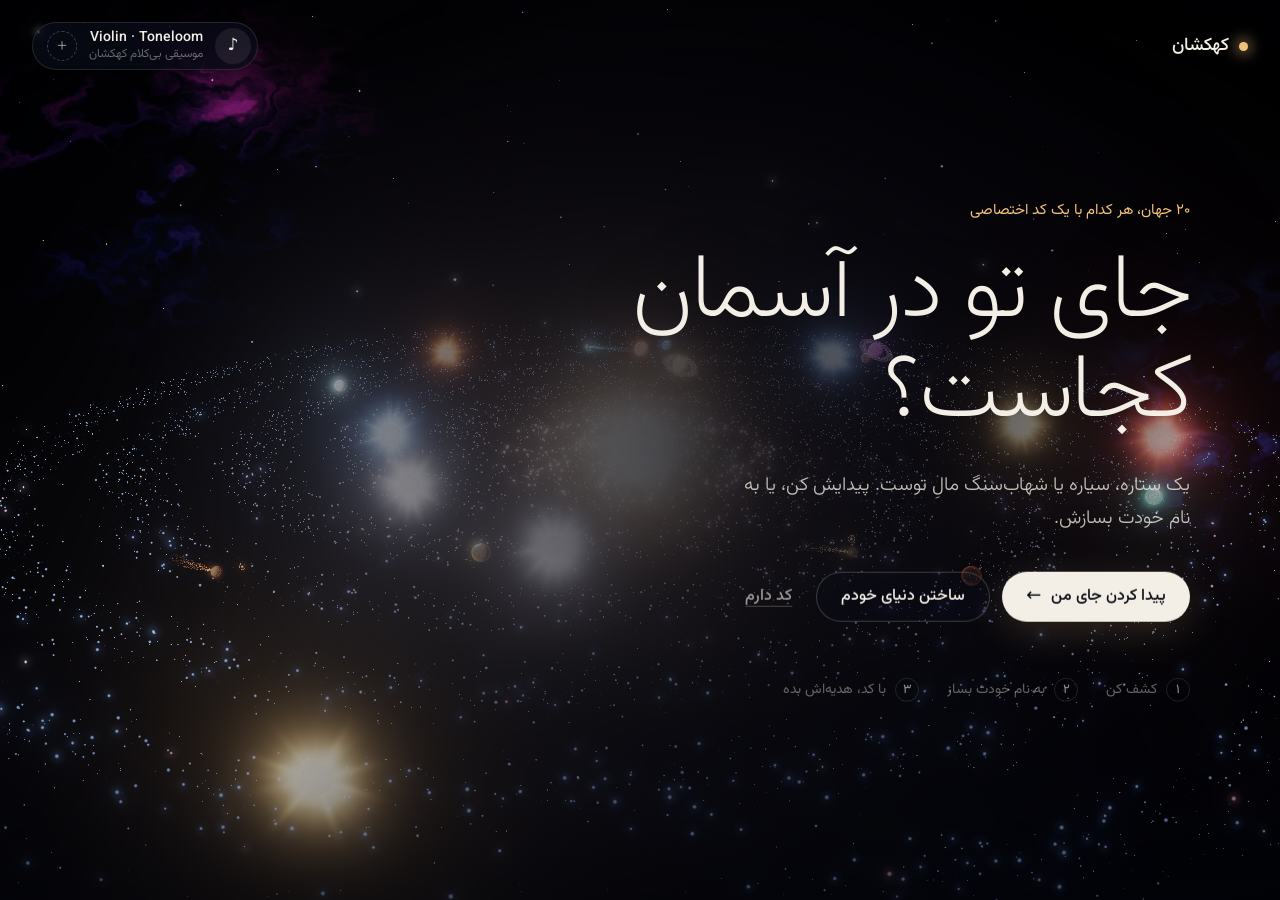
<file: index.html>
<!doctype html>
<html lang="fa" dir="rtl">
<head>
  <meta charset="UTF-8" />
  <meta name="viewport" content="width=device-width, initial-scale=1.0" />
  <title>کهکشان | جای تو در آسمان</title>
  <meta name="description" content="یک ستاره، سیاره یا شهاب‌سنگ مال توست. پیدایش کن، یا به نام خودت بسازش." />
  <meta name="theme-color" content="#05060f" />
  <link rel="stylesheet" href="./assets/app.css" />
  <script src="./config.js"></script>
</head>
<body>
  <div id="root"></div>
  <script type="module" src="./assets/app.js"></script>
</body>
</html>
</file>
<file: assets/app.css>
:root{--ink:#05060f;--paper:#f3efe6;--mute:rgba(243,239,230,.62);--faint:rgba(243,239,230,.4);--line:rgba(243,239,230,.12);--gold:#f1c27d;--cobalt:#8ea6ff;--glass:rgba(12,14,30,.58);--ease:cubic-bezier(.2,.8,.2,1);font-family:Vazirmatn,system-ui,sans-serif;color:var(--paper);background:var(--ink)}*{box-sizing:border-box}html,body,#root{margin:0;height:100%;overflow:hidden;background:var(--ink)}button,input,textarea{font:inherit;color:inherit}button{cursor:pointer;background:none;border:0;padding:0}:focus-visible{outline:2px solid var(--gold);outline-offset:3px;border-radius:8px}.app{position:fixed;inset:0;overflow:hidden}.galaxy{position:absolute;inset:0}.galaxy canvas{display:block;cursor:grab}.galaxy canvas:active{cursor:grabbing}.vignette{position:absolute;inset:0;pointer-events:none;background:radial-gradient(120% 90% at 50% 45%,transparent 55%,rgba(2,3,8,.7)),linear-gradient(transparent 70%,#03040a8c)}.hover-label{position:absolute;left:0;top:0;pointer-events:none;opacity:0;transition:opacity .25s;display:flex;flex-direction:column;align-items:flex-start;padding:0;white-space:nowrap;margin:-56px 0 0}.hover-label.show{opacity:1}.hover-label b{font-weight:400;font-size:16px;transform:translate(-50%);background:#080a16b3;backdrop-filter:blur(10px);border:1px solid var(--line);padding:5px 12px 6px;border-radius:999px}.hover-label small{font-size:14px;color:var(--faint);transform:translate(-50%);margin-top:4px;align-self:flex-start;padding-inline:12px}.boot{position:absolute;inset:0;display:grid;place-content:center;justify-items:center;gap:18px;background:var(--ink);z-index:40;color:var(--mute);font-size:15px;font-weight:300}.boot-star{width:8px;height:8px;border-radius:50%;background:var(--gold);box-shadow:0 0 30px 8px #f1c27d80;animation:breathe 1.8s ease-in-out infinite}@keyframes breathe{50%{transform:scale(1.8);opacity:.6}}.top{position:absolute;top:0;inset-inline:0;display:flex;align-items:center;justify-content:space-between;padding:22px 32px;z-index:20;pointer-events:none}.top>*{pointer-events:auto}.mark{display:flex;align-items:center;gap:10px;font-size:18px;font-weight:500;letter-spacing:-.01em}.mark-dot{width:9px;height:9px;border-radius:50%;background:var(--gold);box-shadow:0 0 14px 3px #f1c27d8c}.music{display:flex;align-items:center;gap:12px;background:var(--glass);backdrop-filter:blur(18px);border:1px solid var(--line);border-radius:999px;padding:5px 6px 5px 14px}.music-play{width:36px;height:36px;border-radius:50%;display:grid;place-items:center;background:#f3efe614;font-size:17px;transition:background .3s}.music-play.on{background:var(--gold);color:#1a1206}.eq{display:flex;gap:2px;align-items:flex-end;height:14px}.eq i{width:2px;background:currentColor;border-radius:2px;animation:eq 1s ease-in-out infinite alternate}.eq i:nth-child(1){height:6px}.eq i:nth-child(2){height:13px;animation-delay:-.3s}.eq i:nth-child(3){height:9px;animation-delay:-.6s}.eq i:nth-child(4){height:12px;animation-delay:-.15s}@keyframes eq{to{height:3px}}.music-meta{display:flex;flex-direction:column;line-height:1.25}.music-meta b{font-weight:500;font-size:14px;max-width:150px;overflow:hidden;text-overflow:ellipsis;white-space:nowrap}.music-meta small{font-size:12px;color:var(--faint)}.music-vol{width:80px;accent-color:var(--gold)}.music-file{position:relative;width:30px;height:30px;border-radius:50%;display:grid;place-items:center;color:var(--mute);font-size:16px;cursor:pointer;border:1px dashed rgba(243,239,230,.25)}.music-file:hover{color:var(--gold);border-color:var(--gold)}.music-file input{position:absolute;inset:0;opacity:0;cursor:pointer}.rv{animation:rise .95s var(--ease) both;animation-delay:var(--d,0ms)}@keyframes rise{0%{opacity:0;transform:translateY(18px);filter:blur(6px)}to{opacity:1;transform:none;filter:none}}.intro{position:absolute;z-index:15;inset-inline-start:max(32px,7vw);top:50%;transform:translateY(-50%);max-width:640px}.intro:before{content:"";position:absolute;z-index:-1;inset:-30vh -12vw -30vh -40vw;background:radial-gradient(closest-side,rgba(3,4,12,.78),rgba(3,4,12,.45) 60%,transparent);pointer-events:none}.intro-eyebrow{color:var(--gold);font-size:15px;margin:0 0 22px;font-weight:400}.intro h1{font-weight:200;font-size:clamp(46px,7.2vw,104px);line-height:1.08;letter-spacing:-.025em;margin:0;text-shadow:0 4px 50px rgba(0,0,0,.5)}.intro-sub{font-size:19px;line-height:1.75;color:#f3efe6c7;margin:26px 0 36px;max-width:470px;font-weight:300}.intro-actions{display:flex;flex-wrap:wrap;gap:12px;align-items:center}.intro-steps{list-style:none;display:flex;gap:28px;padding:0;margin:56px 0 0;color:var(--faint);font-size:14px}.intro-steps li{display:flex;align-items:center;gap:9px}.intro-steps span{width:24px;height:24px;border-radius:50%;border:1px solid var(--line);display:grid;place-items:center;font-size:13px;color:var(--mute)}.btn{display:inline-flex;align-items:center;justify-content:center;gap:10px;height:50px;padding:0 24px;border-radius:999px;font-size:16px;font-weight:500;transition:transform .3s var(--ease),background .3s,box-shadow .3s}.btn span{font-size:18px;transition:transform .3s var(--ease)}.btn:hover span{transform:translate(-4px)}.btn:active{transform:scale(.97)}.btn.primary{background:var(--paper);color:#0b0c16;box-shadow:0 10px 40px #f1c27d2e}.btn.primary:hover{background:#fff;box-shadow:0 10px 50px #f1c27d59}.btn.ghost{border:1px solid rgba(243,239,230,.22);background:#0a0c1a59;backdrop-filter:blur(10px)}.btn.ghost:hover{border-color:#f3efe680}.btn.link{color:var(--mute);padding:0 12px;text-decoration:underline;text-underline-offset:6px;text-decoration-color:#f3efe640}.btn.link:hover{color:var(--paper)}.btn.wide{width:100%}.voyage{position:absolute;z-index:14;left:50%;bottom:16vh;transform:translate(-50%);display:flex;flex-direction:column;align-items:center;gap:6px;pointer-events:none;animation:voyage var(--dur) ease both}.voyage small{font-size:14px;color:var(--faint);letter-spacing:.02em}.voyage b{font-weight:200;font-size:clamp(34px,4.6vw,60px);letter-spacing:-.02em}.voyage i{display:block;width:160px;height:1px;background:var(--line);margin-top:10px;overflow:hidden}.voyage em{display:block;height:100%;background:var(--gold);transform-origin:right;animation:bar var(--dur) cubic-bezier(.65,0,.35,1) both;box-shadow:0 0 10px var(--gold)}@keyframes bar{0%{transform:scaleX(0)}to{transform:scaleX(1)}}@keyframes voyage{0%{opacity:0;filter:blur(12px)}18%{opacity:1;filter:none}78%{opacity:1}to{opacity:0;filter:blur(8px)}}.detail{position:absolute;z-index:18;top:0;bottom:0;inset-inline-start:0;width:440px;padding:84px 0 24px 24px;pointer-events:none}.detail-inner{height:100%;overflow:auto;background:linear-gradient(180deg,#0d0f20b8,#080914c7);backdrop-filter:blur(22px) saturate(1.2);border:1px solid var(--line);border-radius:24px;padding:26px 28px 28px;margin-inline-start:24px;opacity:0;transform:translate(30px);clip-path:inset(0 0 100% 0 round 24px);transition:opacity .5s,transform .9s var(--ease),clip-path 1s var(--ease);scrollbar-width:thin}.detail.open{pointer-events:auto}.detail.open .detail-inner{opacity:1;transform:none;clip-path:inset(0 0 0 0 round 24px)}.detail:not(.open) .rv,.detail:not(.open) .rv-name{animation:none;opacity:0}.d-top{display:flex;align-items:center;justify-content:space-between}.chip{font-size:14px;color:var(--mute);border:1px solid var(--line);border-radius:999px;padding:5px 12px}.chip.star{color:var(--gold)}.chip.planet{color:var(--cobalt)}.chip.meteor{color:#9fdcf0}.x{width:36px;height:36px;border-radius:50%;font-size:24px;line-height:1;color:var(--mute);display:grid;place-items:center;transition:background .2s}.x:hover{background:#f3efe614;color:var(--paper)}.d-eyebrow{margin:26px 0 6px;color:var(--gold);font-size:16px;display:flex;align-items:center;gap:10px}.mine-badge{font-size:13px;color:#1a1206;background:var(--gold);border-radius:999px;padding:2px 10px}.d-name{font-weight:200;font-size:56px;line-height:1.1;letter-spacing:-.02em;margin:0;word-break:break-word}.rv-name{animation:nameIn 1.4s var(--ease) both;animation-delay:var(--d)}@keyframes nameIn{0%{opacity:0;filter:blur(16px);letter-spacing:.12em;transform:scale(1.04)}to{opacity:1;filter:none;letter-spacing:-.02em;transform:none}}.d-owner{color:var(--mute);font-size:15px;margin:8px 0 0}.detail blockquote{font-family:Markazi Text,serif;font-size:23px;line-height:1.6;margin:18px 0 22px;color:#ece6da;font-weight:400}.code{width:100%;display:grid;grid-template-columns:1fr auto;align-items:center;text-align:start;gap:2px 12px;border:1px solid rgba(241,194,125,.28);background:#f1c27d0d;border-radius:14px;padding:12px 16px;transition:border-color .2s,background .2s}.code:hover{border-color:var(--gold);background:#f1c27d1a}.code small{grid-column:1;font-size:13px;color:var(--faint)}.code-val{grid-column:1;font-family:IBM Plex Mono,monospace;direction:ltr;text-align:right;font-size:17px;letter-spacing:.1em;color:var(--gold)}.code-copy{grid-column:2;grid-row:1/3;font-size:14px;color:var(--mute)}.stats{display:grid;grid-template-columns:1fr 1fr;gap:20px 16px;margin:26px 0 0;padding:22px 0 0;border-top:1px solid var(--line)}.stats dt{font-size:13px;color:var(--faint);margin-bottom:5px}.stats dd{margin:0;font-size:17px;font-weight:400;font-variant-numeric:tabular-nums}.d-actions{display:flex;gap:10px;margin-top:30px}.d-actions .btn{flex:1;height:48px;padding:0 14px;font-size:15px}.d-make{display:block;width:100%;margin-top:16px;font-size:14px;color:var(--mute);padding:8px}.d-make:hover{color:var(--gold)}.dock{position:absolute;z-index:16;left:50%;bottom:26px;transform:translate(-50%);display:flex;gap:4px;padding:6px;border-radius:999px;background:var(--glass);backdrop-filter:blur(20px) saturate(1.3);border:1px solid var(--line);box-shadow:0 20px 60px #00000073;animation:dockIn .9s var(--ease) both;transition:left .8s var(--ease)}.dock.with-panel{left:calc(50% - 232px)}@keyframes dockIn{0%{opacity:0;transform:translate(-50%,24px)}}.dock button{display:flex;align-items:center;gap:8px;height:46px;padding:0 18px;border-radius:999px;font-size:15px;white-space:nowrap;transition:background .25s}.dock button:hover{background:#f3efe617}.dock .ic{font-size:17px;color:var(--mute)}.dock .ic.gold{color:var(--gold)}.dock kbd{font-family:IBM Plex Mono,monospace;font-size:12px;color:var(--faint);border:1px solid var(--line);border-radius:6px;padding:1px 6px}.hint{position:absolute;z-index:12;left:50%;bottom:92px;transform:translate(-50%);margin:0;font-size:14px;color:var(--faint);white-space:nowrap;animation:rise 1s var(--ease) .4s both}.toast{position:absolute;z-index:60;left:50%;top:24px;transform:translate(-50%,-20px);opacity:0;background:var(--paper);color:#0b0c16;border-radius:999px;padding:10px 20px;font-size:15px;transition:.4s var(--ease);pointer-events:none;direction:rtl}.toast.show{opacity:1;transform:translate(-50%)}.modal{position:absolute;inset:0;z-index:50;display:grid;place-items:center;padding:20px;background:#03040a8c;backdrop-filter:blur(8px);animation:fade .35s both}@keyframes fade{0%{opacity:0}}.palette{width:min(620px,100%);max-height:min(620px,80vh);display:flex;flex-direction:column;background:#0d0f20e6;border:1px solid var(--line);border-radius:22px;overflow:hidden;box-shadow:0 30px 90px #0009;animation:pop .5s var(--ease) both}@keyframes pop{0%{opacity:0;transform:translateY(14px) scale(.98)}}.p-input{display:flex;align-items:center;gap:12px;padding:0 20px;height:66px;border-bottom:1px solid var(--line)}.p-input>span{font-size:22px;color:var(--mute)}.p-input input{flex:1;background:none;border:0;outline:0;font-size:18px}.p-input input::placeholder{color:var(--faint)}.p-input kbd{font-family:IBM Plex Mono,monospace;font-size:12px;color:var(--faint);border:1px solid var(--line);border-radius:6px;padding:2px 7px}.p-shared{display:flex;gap:14px;align-items:center;text-align:start;margin:12px;padding:14px;border-radius:14px;background:#f1c27d1a;border:1px solid rgba(241,194,125,.35)}.p-shared>span:first-child{font-size:22px;color:var(--gold)}.p-shared b{display:block;font-weight:500;font-size:16px}.p-shared small{font-size:14px;color:var(--mute)}.p-list{overflow:auto;padding:8px}.p-row{width:100%;display:flex;align-items:center;gap:14px;padding:10px 12px;border-radius:12px;text-align:start}.p-row.on{background:#f3efe612}.p-ic{width:34px;height:34px;border-radius:50%;display:grid;place-items:center;font-size:16px;flex:none;background:#f3efe60d}.p-ic.star{color:var(--gold)}.p-ic.planet{color:var(--cobalt)}.p-ic.meteor{color:#9fdcf0}.p-main{flex:1;min-width:0}.p-main b{display:block;font-weight:400;font-size:16px}.p-main small{font-size:14px;color:var(--faint)}.p-code{font-family:IBM Plex Mono,monospace;direction:ltr;font-size:14px;color:var(--faint);letter-spacing:.05em}.p-empty{color:var(--mute);font-size:15px;line-height:1.8;padding:30px 20px;text-align:center;margin:0}.creator{width:min(940px,100%);max-height:calc(100vh - 40px);display:grid;grid-template-columns:1fr 1fr;background:#0b0d1ceb;border:1px solid var(--line);border-radius:26px;overflow:hidden;box-shadow:0 30px 90px #0009;animation:pop .55s var(--ease) both}.c-stage{position:relative;background:radial-gradient(circle at 50% 45%,rgba(60,70,140,.25),transparent 65%),#04050c;min-height:420px}.preview{position:absolute;inset:0}.c-caption{position:absolute;inset-inline:0;bottom:0;padding:24px 28px;display:flex;flex-direction:column;gap:4px;background:linear-gradient(transparent,#04050cd9)}.c-caption small{font-size:14px;color:var(--gold)}.c-caption b{font-weight:200;font-size:40px;line-height:1.15;word-break:break-word}.c-caption span{font-size:13px;color:var(--faint)}.c-form{padding:24px 28px 28px;overflow:auto}.c-head{display:flex;align-items:center;justify-content:space-between;margin-bottom:18px}.c-head h2{margin:0;font-weight:300;font-size:26px}.seg{display:grid;grid-template-columns:repeat(3,1fr);gap:4px;padding:4px;border-radius:14px;background:#f3efe60d;border:1px solid var(--line);margin-bottom:18px}.seg button{height:44px;border-radius:10px;font-size:15px;color:var(--mute);display:flex;align-items:center;justify-content:center;gap:7px;transition:.25s}.seg button.on{background:var(--paper);color:#0b0c16}.f{display:block;margin-bottom:16px}.f>span{display:flex;align-items:center;justify-content:space-between;font-size:14px;color:var(--mute);margin-bottom:8px}.f em{font-style:normal;color:var(--faint);font-size:13px}.f input:not([type]),.f textarea{width:100%;background:#f3efe60a;border:1px solid var(--line);border-radius:12px;padding:12px 14px;font-size:16px;outline:0;transition:border-color .2s}.f input:not([type]):focus,.f textarea:focus{border-color:#f1c27d99}.f input::placeholder,.f textarea::placeholder{color:var(--faint)}.f textarea{min-height:96px;resize:vertical;font-family:Markazi Text,serif;font-size:21px;line-height:1.55}.f .count{display:block;text-align:left;margin-top:6px}.chips{display:flex;flex-wrap:wrap;gap:6px}.chips button{height:38px;padding:0 14px;border-radius:999px;border:1px solid var(--line);font-size:14px;color:var(--mute);transition:.2s}.chips button.on{border-color:var(--gold);color:var(--gold);background:#f1c27d14}.f.row{display:flex;align-items:flex-end;gap:18px}.hue{flex:1;display:block}.hue>span{display:block;font-size:14px;color:var(--mute);margin-bottom:10px}.hue input{width:100%;appearance:none;-webkit-appearance:none;height:8px;border-radius:99px;background:linear-gradient(to left,#e05252,#e0e052,#3cdd3c,#3cdddd,#6767e4,#e052e0,#e05252);outline-offset:6px}.hue input::-webkit-slider-thumb{-webkit-appearance:none;width:20px;height:20px;border-radius:50%;background:var(--paper);border:3px solid #0b0c16;box-shadow:0 0 0 1px var(--paper)}.ring{display:flex;align-items:center;gap:8px;font-size:14px;color:var(--mute);height:38px;cursor:pointer}.ring input{accent-color:var(--gold);width:18px;height:18px}.suggest{font-size:13px;color:var(--gold)}.err{color:#f2a48a;font-size:14px;margin:0 0 12px}@media(max-width:760px){.top{padding:14px 16px}.music-meta,.music-vol{display:none}.music{padding:4px;gap:6px}.intro{inset-inline:20px;top:auto;bottom:40px;transform:none}.intro h1{font-size:44px}.intro-sub{font-size:16px;margin:16px 0 24px}.intro-steps{display:none}.intro-actions .btn{height:48px}.detail{width:auto;inset-inline:0;top:auto;height:58vh;padding:0}.detail-inner{margin:0;border-radius:24px 24px 0 0;padding:20px 20px 110px;transform:translateY(30px);clip-path:inset(100% 0 0 0 round 24px 24px 0 0)}.detail.open .detail-inner{clip-path:inset(0 0 0 0 round 24px 24px 0 0)}.d-eyebrow{margin-top:18px}.d-name{font-size:46px}.detail blockquote{font-size:22px}.dock,.dock.with-panel{left:50%;bottom:14px;max-width:calc(100vw - 24px);overflow-x:auto}.dock kbd{display:none}.dock button{padding:0 13px;font-size:14px}.hint{bottom:80px;font-size:13px;white-space:normal;text-align:center;width:90%}.voyage{bottom:auto;top:20vh}.creator{grid-template-columns:1fr;max-height:calc(100vh - 24px);overflow:auto}.c-stage{min-height:230px}.c-form{overflow:visible}}@media(prefers-reduced-motion:reduce){.rv,.rv-name,.voyage{animation-duration:.01ms!important}}
</file>
